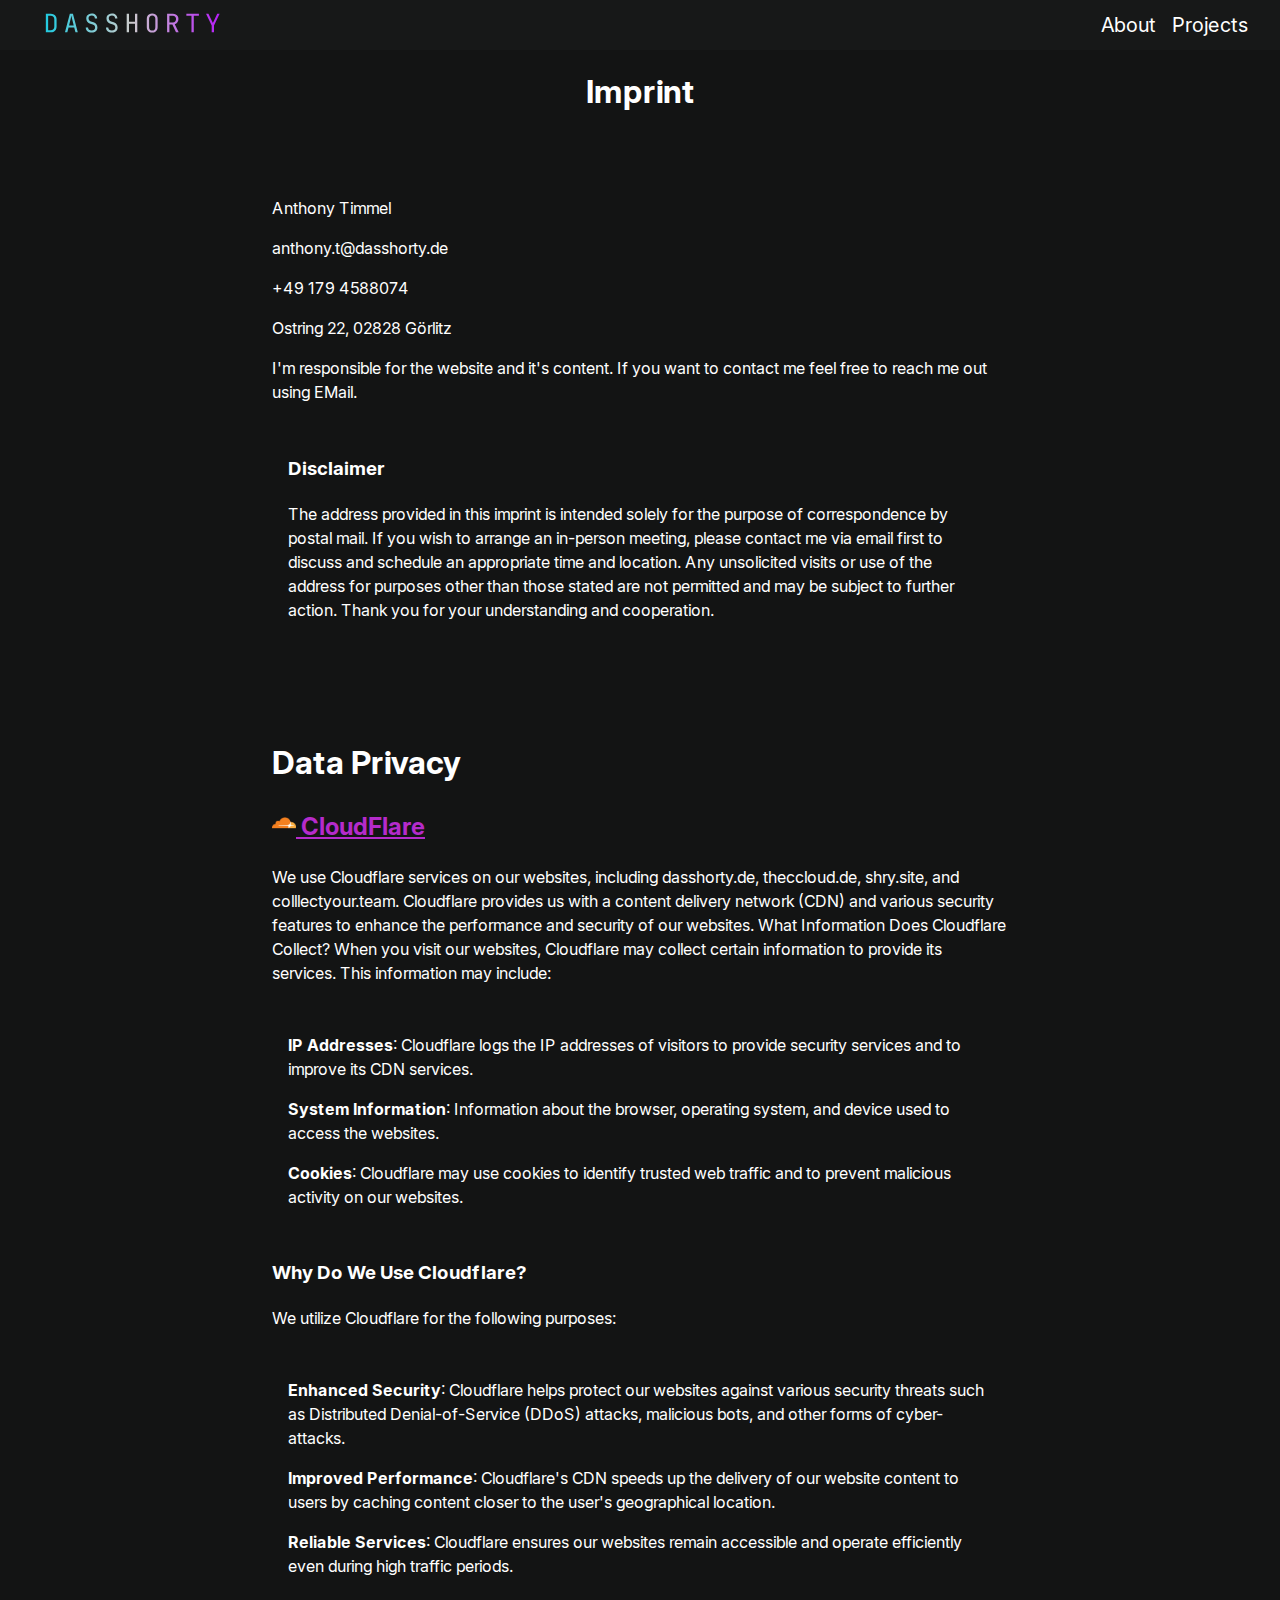
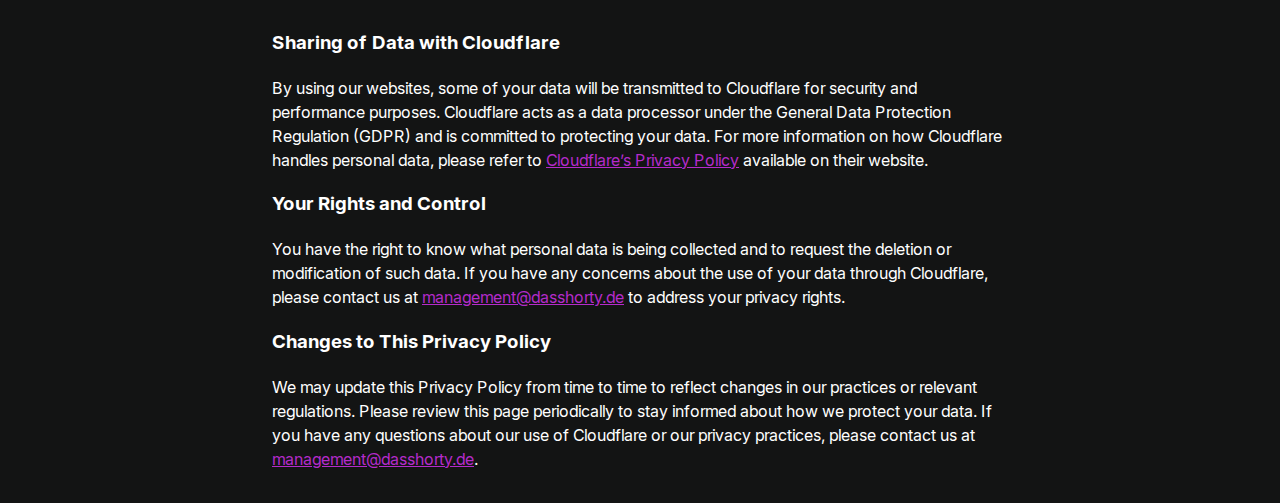
<file: imprint.html>
<!DOCTYPE html>
<html>

<head>
    <meta charset='utf-8'>
    <meta http-equiv='X-UA-Compatible' content='IE=edge'>
    <title>Page Title</title>
    <meta name='viewport' content='width=device-width, initial-scale=1'>
    <link rel='stylesheet' type='text/css' media='screen' href='style/header.css'>

    <link rel='stylesheet' type='text/css' media='screen' href='style/imprint.css'>
</head>

<body>
    <header>
        <div class="header-img">
            <a href="index.html">
                <img src="assets/web-logo.svg" alt="header">
            </a>
        </div>
        <div class="nav-items">
            <nav>
                <a href="#about">About</a>
            </nav>
            <nav>
                <a href="#projects">Projects</a>
            </nav>
        </div>
    </header>

    <main>

        <div class="info">

            <h1>Imprint</h1>

            <div class="personal-details">
                <p>Anthony Timmel</p>
                <p>anthony.t@dasshorty.de</p>
                <p>+49 179 4588074</p>
                <p>Ostring 22, 02828 Görlitz</p>

                <p>I'm responsible for the website and it's content. If you want to contact me feel free to reach me out
                    using EMail.</p>

                <div class="warning">
                    <h3>Disclaimer</h3>
                    <p>The address provided in this imprint is intended solely for the purpose of correspondence by
                        postal
                        mail.
                        If you wish to arrange an in-person meeting, please contact me via email first to discuss and
                        schedule
                        an appropriate time and location. Any unsolicited visits or use of the address for purposes
                        other
                        than
                        those stated are not permitted and may be subject to further action. Thank you for your
                        understanding
                        and cooperation.</p>
                </div>
            </div>

            <div class="privacy">
                <h1>Data Privacy</h1>

                <h2><a href="https://cloudflare.com" target="_blank"><img src="assets/images/cloudflare-logo.png">
                        CloudFlare</a></h2>
                <p>We use Cloudflare services on our websites, including dasshorty.de, theccloud.de, shry.site, and
                    colllectyour.team. Cloudflare provides us with a content delivery network (CDN) and various security
                    features to enhance the performance and security of our websites.

                    What Information Does Cloudflare Collect?
                    When you visit our websites, Cloudflare may collect certain information to provide its services.
                    This
                    information may include:</p>

                <div class="counter">
                    <p><span class="bold">IP Addresses</span>: Cloudflare logs the IP addresses of visitors to provide
                        security services and to improve its CDN services.</p>
                    <p><span class="bold">System Information</span>: Information about the browser, operating system,
                        and device used to access the websites.</p>
                    <p><span class="bold">Cookies</span>: Cloudflare may use cookies to identify trusted web traffic and
                        to prevent malicious activity on our websites.</p>
                </div>

                <h3>Why Do We Use Cloudflare?</h3>
                <p>We utilize Cloudflare for the following purposes:</p>
                <div class="counter">
                    <p><span class="bold">Enhanced Security</span>: Cloudflare helps protect our websites against
                        various security threats such as Distributed Denial-of-Service (DDoS) attacks, malicious bots,
                        and other forms of cyber-attacks.</p>
                    <p><span class="bold">Improved Performance</span>: Cloudflare's CDN speeds up the delivery of our
                        website content to users by caching content closer to the user's geographical location.</p>
                    <p><span class="bold">Reliable Services</span>: Cloudflare ensures our websites remain accessible
                        and operate efficiently even during high traffic periods.</p>
                </div>

                <h3>Sharing of Data with Cloudflare</h3>
                <p>By using our websites, some of your data will be transmitted to Cloudflare for security and performance purposes. Cloudflare acts as a data processor under the General Data Protection Regulation (GDPR) and is committed to protecting your data. For more information on how Cloudflare handles personal data, please refer to <a href="https://www.cloudflare.com/en-gb/privacypolicy/">Cloudflare’s Privacy Policy</a> available on their website.</p>

                <h3>Your Rights and Control</h3>
                <p>You have the right to know what personal data is being collected and to request the deletion or modification of such data. If you have any concerns about the use of your data through Cloudflare, please contact us at <a href="mailto://management@dasshorty.de">management@dasshorty.de</a> to address your privacy rights.</p>

                <h3>Changes to This Privacy Policy</h3>
                <p>We may update this Privacy Policy from time to time to reflect changes in our practices or relevant regulations. Please review this page periodically to stay informed about how we protect your data.

                    If you have any questions about our use of Cloudflare or our privacy practices, please contact us at <a href="mailto://management@dasshorty.de">management@dasshorty.de</a>.</p>
            </div>

        </div>

    </main>
</body>

</html>
</file>
<file: style/header.css>
@import url('default.css');

header {
    background-color: var(--second-background);
}

.header-img img {
    width: 12.5rem;
    height: auto;
}

header {
    display: flex;
    flex-direction: row;
    justify-content: space-between;
    align-items: center;
    padding: 0 2rem;
}

.nav-items {
    display: flex;
    gap: 1rem;
}

nav a{

    color: white;
    text-decoration: none;
    font-size: 1.25rem;

}
</file>
<file: style/imprint.css>
@import url('default.css');

body,
html {
    margin: 0;
    padding: 0;
}

.info {
    display: flex;
    flex-direction: column;
    justify-content: center;
    align-items: center;
    margin-left: 20%;
    margin-right: 20%;
    gap: 2rem;
}

a {
    text-decoration: underline;
    color: var(--highlight-one);
}

.warning {
    padding: 1rem;
    line-height: 1.5;
}


.personal-details {
    padding: 1rem;
    line-height: 1.5;
}

.privacy {
    padding: 1rem;
    line-height: 1.5;
}

.privacy h2 {
    display: flex;
    flex-direction: row;
    align-items: center;
}

.privacy img {
    width: 1.5rem;
    height: 1.5rem;
}

.counter {
    padding: 1rem;
}
</file>
